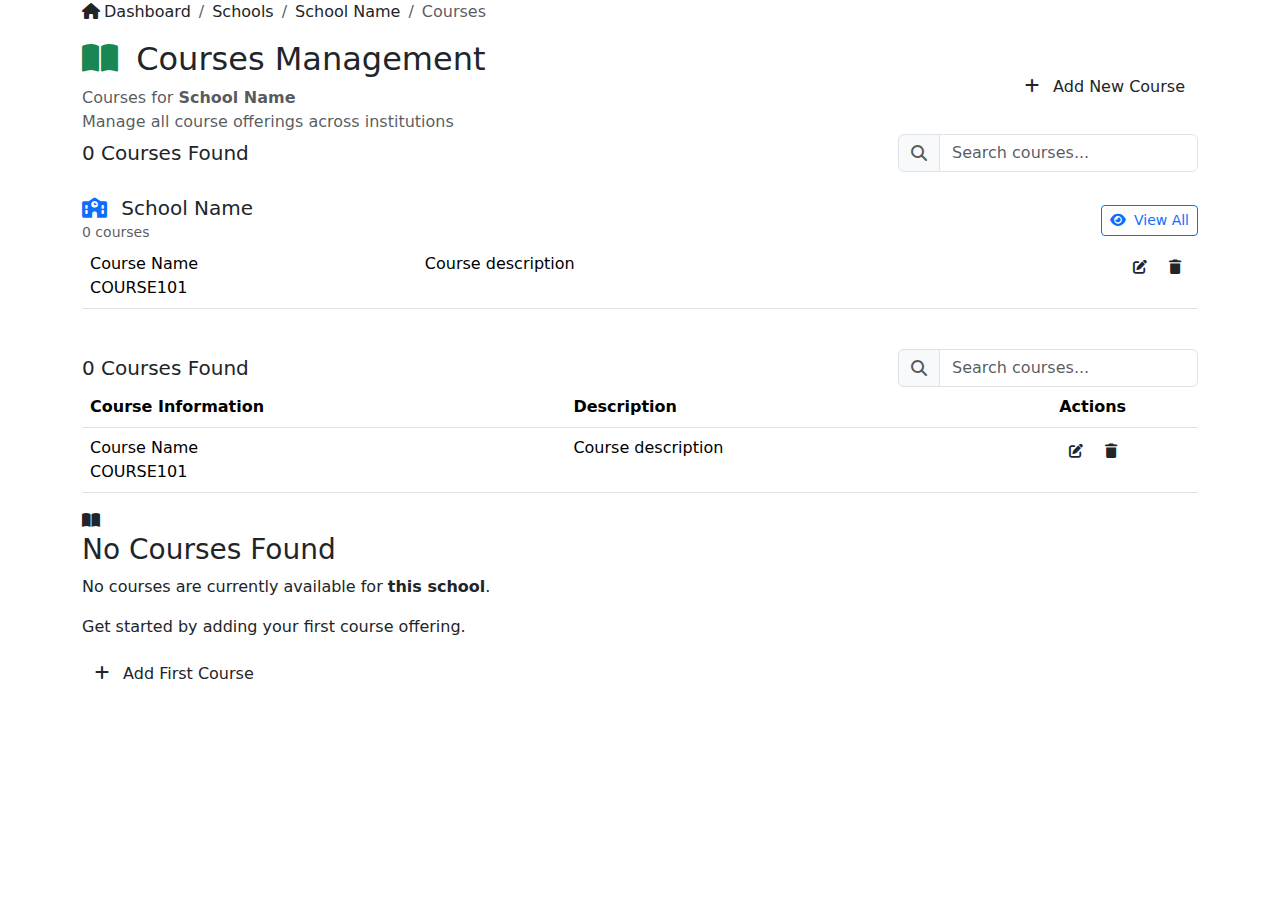
<file: web/src/main/resources/templates/course.html>
<!DOCTYPE html>
<html lang="en" xmlns:th="http://www.thymeleaf.org">
<head>
    <meta charset="UTF-8">
    <meta name="viewport" content="width=device-width, initial-scale=1.0, shrink-to-fit=no">
    <meta http-equiv="X-UA-Compatible" content="ie=edge">

    <title>Courses Management | Course Management System</title>
    
    <!-- Bootstrap CSS -->
    <link href="https://cdn.jsdelivr.net/npm/bootstrap@5.3.0/dist/css/bootstrap.min.css" rel="stylesheet">
    <!-- Font Awesome Icons -->
    <link href="https://cdnjs.cloudflare.com/ajax/libs/font-awesome/6.4.0/css/all.min.css" rel="stylesheet">
    <!-- Google Fonts -->
    <link href="https://fonts.googleapis.com/css2?family=Inter:wght@300;400;500;600;700&display=swap" rel="stylesheet">
    <!-- Main CSS -->
    <link th:href="@{/css/main.css}" rel="stylesheet">
</head>
<body>
    <nav th:insert="fragments/navbar :: navbar"></nav>

    <!-- Page Header -->
    <div class="page-header">
        <div class="container">
            <nav aria-label="breadcrumb" class="breadcrumb-modern">
                <ol class="breadcrumb">
                    <li class="breadcrumb-item">
                        <a th:href="@{/}">
                            <i class="fas fa-home me-1"></i>Dashboard
                        </a>
                    </li>
                    <li class="breadcrumb-item" th:if="${schoolName}">
                        <a th:href="@{/school}">Schools</a>
                    </li>
                    <li class="breadcrumb-item" th:if="${schoolName}">
                        <span th:text="${schoolName}">School Name</span>
                    </li>
                    <li class="breadcrumb-item active" aria-current="page">Courses</li>
                </ol>
</nav>
            <div class="row align-items-center">
                <div class="col-md-6">
                    <h1 class="h2 mb-2">
                        <i class="fas fa-book-open text-success me-2"></i>
                        Courses Management
                    </h1>
                    <p class="text-muted mb-0" th:if="${schoolName}">
                        Courses for <strong th:text="${schoolName}">School Name</strong>
                    </p>
                    <p class="text-muted mb-0" th:unless="${schoolName}">
                        Manage all course offerings across institutions
                    </p>
                </div>
                <div class="col-md-6 text-md-end">
                    <a th:href="@{/course/new}" class="btn btn-primary-modern">
                        <i class="fas fa-plus me-2"></i>
                        Add New Course
                    </a>
                </div>
            </div>
        </div>
    </div>

    <!-- Main Content -->
    <div class="container">
        <!-- Courses by School (when viewing all courses) -->
        <div th:if="${courseList != null and !courseList.isEmpty() and schoolName == null}">
            <!-- Search and Filter Controls -->
            <div class="table-container mb-4">
                <div class="table-header">
                    <div class="row align-items-center">
                        <div class="col-md-6">
                            <h5 class="mb-0">
                                <span th:text="${#lists.size(courseList)}">0</span> Courses Found
                            </h5>
                        </div>
                        <div class="col-md-6 text-md-end">
                            <div class="input-group" style="max-width: 300px; margin-left: auto;">
                                <span class="input-group-text">
                                    <i class="fas fa-search text-muted"></i>
                                </span>
                                <input type="text" class="form-control" placeholder="Search courses..." id="searchInput">
                            </div>
                        </div>
                    </div>
                </div>
            </div>

            <!-- Group courses by school -->
            <div th:each="schoolGroup : ${coursesBySchool}" class="mb-4">
                <div class="table-container">
                    <div class="table-header">
                        <div class="row align-items-center">
                            <div class="col-md-8">
                                <h5 class="mb-0">
                                    <i class="fas fa-school text-primary me-2"></i>
                                    <span th:text="${schoolGroup.key}">School Name</span>
                                </h5>
                                <small class="text-muted">
                                    <span th:text="${#lists.size(schoolGroup.value)}">0</span> courses
                                </small>
                            </div>
                            <div class="col-md-4 text-md-end">
                                <a th:href="@{'/school-details/' + ${schoolGroup.value[0].school.id} + '/courses'}" 
                                   class="btn btn-outline-primary btn-sm">
                                    <i class="fas fa-eye me-1"></i>
                                    View All
                                </a>
                            </div>
                        </div>
                    </div>
                    
                    <div class="table-responsive">
                        <table class="table table-modern">
                            <tbody>
                                <tr th:each="course : ${schoolGroup.value}">
                                    <td style="width: 30%;">
                                        <div class="course-name" th:text="${course.name}">Course Name</div>
                                        <div class="course-info" th:if="${course.code}">
                                            <span class="course-code" th:text="${course.code}">COURSE101</span>
                                        </div>
                                    </td>
                                    <td style="width: 50%;">
                                        <div class="course-info" th:text="${course.description ?: 'No description available'}">
                                            Course description
                                        </div>
                                    </td>
                                    <td style="width: 20%;" class="text-end">
                                        <div class="btn-group-modern d-flex flex-wrap gap-1 justify-content-end">
                                            <a th:href="@{/course/update/{id}(id=${course.id})}" 
                                               class="btn btn-warning-modern btn-sm" title="Edit Course">
                                                <i class="fas fa-edit"></i>
                                            </a>
                                            <a th:href="@{/course/delete/{id}(id=${course.id})}" 
                                               class="btn btn-danger-modern btn-sm" title="Delete Course"
                                               onclick="return confirm('Are you sure you want to delete this course?')">
                                                <i class="fas fa-trash"></i>
                                            </a>
                                        </div>
                                    </td>
                                </tr>
                            </tbody>
                        </table>
                    </div>
                </div>
            </div>
        </div>

        <!-- Regular Courses Table (when viewing school-specific courses) -->
        <div class="table-container" th:if="${courseList != null and !courseList.isEmpty() and schoolName != null}">
            <div class="table-header">
                <div class="row align-items-center">
                    <div class="col-md-6">
                        <h5 class="mb-0">
                            <span th:text="${#lists.size(courseList)}">0</span> Courses Found
                        </h5>
                    </div>
                    <div class="col-md-6 text-md-end">
                        <div class="input-group" style="max-width: 300px; margin-left: auto;">
                            <span class="input-group-text">
                                <i class="fas fa-search text-muted"></i>
                            </span>
                            <input type="text" class="form-control" placeholder="Search courses..." id="searchInput">
                        </div>
                    </div>
                </div>
            </div>
            
            <div class="table-responsive">
                <table class="table table-modern" id="coursesTable">
        <thead>
        <tr>
                            <th>Course Information</th>
            <th>Description</th>
                            <th class="text-center">Actions</th>
        </tr>
        </thead>
        <tbody>
                        <tr th:each="course : ${courseList}">
                            <td>
                                <div class="course-name" th:text="${course.name}">Course Name</div>
                                <div class="course-info" th:if="${course.code}">
                                    <span class="course-code" th:text="${course.code}">COURSE101</span>
                                </div>
                            </td>
                            <td>
                                <div class="course-info" th:text="${course.description ?: 'No description available'}">
                                    Course description
                                </div>
                            </td>
                            <td>
                                <div class="btn-group-modern d-flex flex-wrap gap-1 justify-content-center">
                                    <a th:href="@{/course/update/{id}(id=${course.id})}" 
                                       class="btn btn-warning-modern btn-sm" title="Edit Course">
                                        <i class="fas fa-edit"></i>
                                    </a>
                                    <a th:href="@{/course/delete/{id}(id=${course.id})}" 
                                       class="btn btn-danger-modern btn-sm" title="Delete Course"
                                       onclick="return confirm('Are you sure you want to delete this course?')">
                                        <i class="fas fa-trash"></i>
                                    </a>
                                </div>
            </td>
        </tr>
        </tbody>
    </table>
            </div>
        </div>

        <!-- Empty State -->
        <div class="empty-state" th:if="${courseList == null or courseList.isEmpty()}">
            <div class="table-container">
                <i class="fas fa-book-open"></i>
                <h3>No Courses Found</h3>
                <p th:if="${schoolName}">
                    No courses are currently available for <strong th:text="${schoolName}">this school</strong>.
                </p>
                <p th:unless="${schoolName}">
                    Get started by adding your first course offering.
                </p>
                <a th:href="@{/course/new}" class="btn btn-primary-modern">
                    <i class="fas fa-plus me-2"></i>
                    Add First Course
                </a>
            </div>
        </div>
    </div>

    <!-- Bootstrap JS -->
    <script src="https://cdn.jsdelivr.net/npm/bootstrap@5.3.0/dist/js/bootstrap.bundle.min.js"></script>
    <!-- Main JS -->
    <script th:src="@{/js/main.js}"></script>
    <!-- Table Search JS -->
    <script th:src="@{/js/table-search.js}"></script>
</body>
</html>
</file>
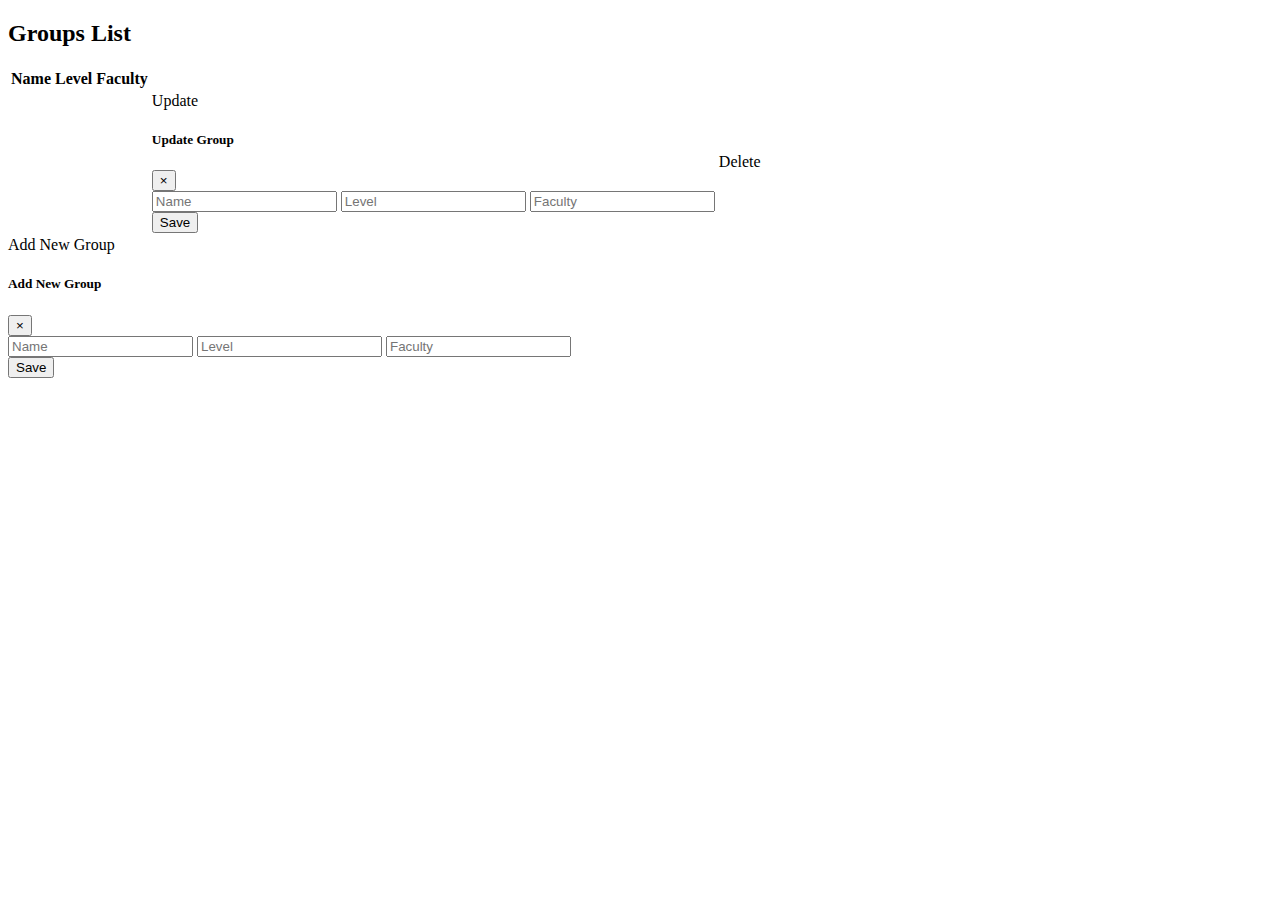
<file: web/src/main/resources/templates/group.html>
<!DOCTYPE html>
<html lang="en" xmlns:th="http://www.thymeleaf.org">
<head>
    <meta charset="UTF-8">
    <meta charset="UTF-8">
    <meta name="viewport" content="width=device-width, initial-scale=1.0, shrink-to-fit=no">
    <meta http-equiv="X-UA-Compatible" content="ie=edge">

    <title>Group</title>
    <link href="https://cdn.jsdelivr.net/npm/bootstrap@5.1.3/dist/css/bootstrap.min.css" rel="stylesheet"
          integrity="sha384-1BmE4kWBq78iYhFldvKuhfTAU6auU8tT94WrHftjDbrCEXSU1oBoqyl2QvZ6jIW3" crossorigin="anonymous">
</head>
<body>
<nav th:insert="fragments/navbar :: navbar">

</nav>
<section class="container col-8">
    <h2 class="text-center">Groups List</h2>
    <table class="table table-striped table-responsive-md">
        <thead>
        <tr>
            <th>Name</th>
            <th>Level</th>
            <th>Faculty</th>
        </tr>
        </thead>
        <tbody>
        <tr th:each="group: ${groupList}">
            <td th:text="${group.name}"></td>
            <td th:text="${group.level}"></td>
            <td th:text="${group.faculty}"></td>
            <td>
                <a class="btn btn-warning" data-bs-toggle="modal"
                   data-bs-target="#updateModal">Update</a>
                <div class="modal fade" id="updateModal" tabindex="-1" role="dialog" aria-labelledby="updateModalLabel"
                     aria-hidden="true">
                    <div class="modal-dialog" role="document">
                        <div class="modal-content">
                            <div class="modal-header">
                                <h5 class="modal-title" id="updateModalLabel">Update Group</h5>
                                <button type="button" class="close" data-bs-dismiss="modal" aria-label="Close">
                                    <span aria-hidden="true">&times;</span>
                                </button>
                            </div>
                            <div class="modal-body">
                                <form action="#" th:action="@{'/group/update/' + ${group.id}}" th:object="${groupDTO}"
                                      th:method="PUT" class="container col-7">

                                    <input name="_method" type="hidden" value="PUT"/>

                                    <input type="text" th:field="*{name}"
                                           placeholder="Name" class="form-control mb-4">

                                    <input type="number" th:field="*{level}"
                                           placeholder="Level" class="form-control mb-4">

                                    <input type="text" th:field="*{faculty}"
                                           placeholder="Faculty" class="form-control mb-4">

                                    <div class="d-flex justify-content-center">
                                        <button type="submit" class="btn btn-success col-3 mx-3"> Save</button>
                                    </div>
                                </form>
                            </div>
                        </div>
                    </div>
                </div>

            </td>
            <td>
                <a th:href="@{/group/delete/{id}(id=${group.id})}" class="btn btn-danger">Delete</a>
            </td>
        </tr>
        </tbody>
    </table>
    <a class="btn btn-info mb-3" data-toggle="modal" data-target="#addModal"> Add New Group </a>

    <div class="modal fade" id="addModal" tabindex="-1" role="dialog" aria-labelledby="addModalLabel"
         aria-hidden="true">
        <div class="modal-dialog" role="document">
            <div class="modal-content">
                <div class="modal-header">
                    <h5 class="modal-title" id="addModalLabel">Add New Group</h5>
                    <button type="button" class="close" data-dismiss="modal" aria-label="Close">
                        <span aria-hidden="true">&times;</span>
                    </button>
                </div>
                <div class="modal-body">
                    <form action="#" th:action="@{/group/save}" th:object="${groupDTO}"
                          method="POST" class="container col-7">
                        <input type="text" th:field="*{name}"
                               placeholder="Name" class="form-control mb-4">

                        <input type="number" th:field="*{level}"
                               placeholder="Level" class="form-control mb-4">

                        <input type="text" th:field="*{faculty}"
                               placeholder="Faculty" class="form-control mb-4">

                        <div class="d-flex justify-content-center">
                            <button type="submit" class="btn btn-success col-3 mx-3"> Save</button>
                        </div>
                    </form>
                </div>
            </div>
        </div>
    </div>
</section>

<script src="https://cdn.jsdelivr.net/npm/bootstrap@5.1.3/dist/js/bootstrap.bundle.min.js"
        integrity="sha384-ka7Sk0Gln4gmtz2MlQnikT1wXgYsOg+OMhuP+IlRH9sENBO0LRn5q+8nbTov4+1p"
        crossorigin="anonymous"></script>
</body>
</html>
</file>
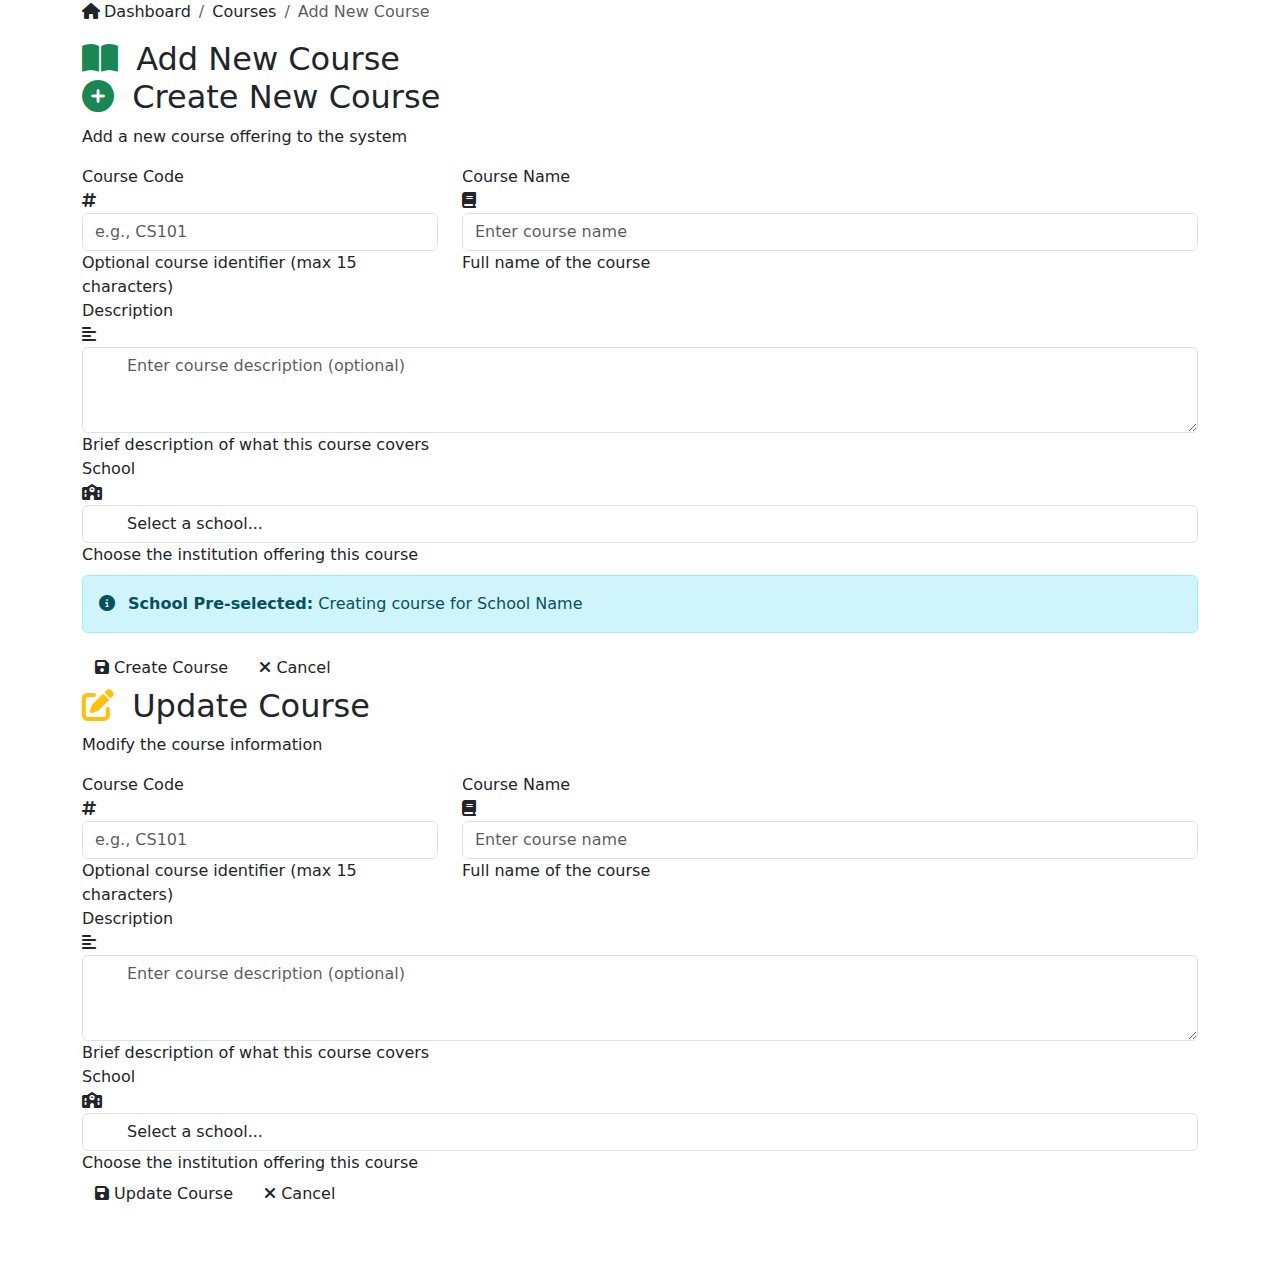
<file: web/src/main/resources/templates/new_course.html>
<!DOCTYPE html>
<html lang="en" xmlns:th="http://www.thymeleaf.org">
<head>
    <meta charset="UTF-8">
    <meta name="viewport" content="width=device-width, initial-scale=1.0, shrink-to-fit=no">
    <meta http-equiv="X-UA-Compatible" content="ie=edge">
    <title>Course Form | Course Management System</title>

    <!-- Bootstrap CSS -->
    <link href="https://cdn.jsdelivr.net/npm/bootstrap@5.3.0/dist/css/bootstrap.min.css" rel="stylesheet">
    <!-- Font Awesome Icons -->
    <link href="https://cdnjs.cloudflare.com/ajax/libs/font-awesome/6.4.0/css/all.min.css" rel="stylesheet">
    <!-- Google Fonts -->
    <link href="https://fonts.googleapis.com/css2?family=Inter:wght@300;400;500;600;700&display=swap" rel="stylesheet">
    <!-- Main CSS -->
    <link th:href="@{/css/main.css}" rel="stylesheet">
</head>
<body>
    <nav th:insert="fragments/navbar :: navbar"></nav>

    <!-- Page Header -->
    <div class="page-header">
        <div class="container">
            <nav aria-label="breadcrumb" class="breadcrumb-modern">
                <ol class="breadcrumb">
                    <li class="breadcrumb-item">
                        <a th:href="@{/}">
                            <i class="fas fa-home me-1"></i>Dashboard
                        </a>
                    </li>
                    <li class="breadcrumb-item">
                        <a th:href="@{/course}">Courses</a>
                    </li>
                    <li class="breadcrumb-item active" aria-current="page" 
                        th:text="${isNew} ? 'Add New Course' : 'Update Course'">
                        Add New Course
                    </li>
                </ol>
            </nav>
            <h1 class="h2 mb-0">
                <i class="fas fa-book-open text-success me-2"></i>
                <span th:text="${isNew} ? 'Add New Course' : 'Update Course'">Add New Course</span>
            </h1>
        </div>
    </div>

    <!-- Main Content -->
    <div class="container mb-5">
        <div class="form-container">
            <div th:switch="${isNew}">
                <!-- Create Form -->
                <div th:case="true">
                    <div class="form-header">
                        <h2>
                            <i class="fas fa-plus-circle text-success me-2"></i>
                            Create New Course
                        </h2>
                        <p>Add a new course offering to the system</p>
                    </div>

                    <form th:action="@{/course/save}" th:object="${courseDTO}" method="POST" novalidate>
                        <div class="row">
                            <div class="col-md-4">
                                <div class="form-group">
                                    <label for="code" class="form-label-modern">Course Code</label>
                                    <div class="input-icon">
                                        <i class="fas fa-hashtag"></i>
                                        <input id="code" type="text" th:field="*{code}" 
                                               class="form-control form-control-modern" 
                                               placeholder="e.g., CS101" maxlength="15">
                                    </div>
                                    <div class="form-help">Optional course identifier (max 15 characters)</div>
                                </div>
                            </div>
                            <div class="col-md-8">
                                <div class="form-group">
                                    <label for="name" class="form-label-modern required-field">Course Name</label>
                                    <div class="input-icon">
                                        <i class="fas fa-book"></i>
                                        <input id="name" type="text" th:field="*{name}" 
                                               class="form-control form-control-modern" 
                                               placeholder="Enter course name" required>
                                    </div>
                                    <div class="form-help">Full name of the course</div>
                                </div>
                            </div>
                        </div>

                        <div class="form-group">
                            <label for="description" class="form-label-modern">Description</label>
                            <div class="input-icon">
                                <i class="fas fa-align-left"></i>
                                <textarea id="description" th:field="*{description}" 
                                         class="form-control form-control-modern" 
                                         placeholder="Enter course description (optional)" 
                                         rows="3" style="padding-left: 2.75rem;"></textarea>
                            </div>
                            <div class="form-help">Brief description of what this course covers</div>
                        </div>

                        <div class="form-group">
                            <label for="school" class="form-label-modern required-field">School</label>
                            <div class="input-icon">
                                <i class="fas fa-school"></i>
                                <select id="school" th:field="*{schoolId}" 
                                        class="form-control form-control-modern" 
                                        style="padding-left: 2.75rem;" required>
                                    <option value="">Select a school...</option>
                                    <option th:each="school : ${schoolList}"
                                            th:value="${school.id}"
                                            th:text="${school.name}">School Name</option>
                                </select>
                            </div>
                            <div class="form-help">Choose the institution offering this course</div>
                            <div th:if="${preSelectedSchoolName}" class="alert alert-info mt-2" role="alert">
                                <i class="fas fa-info-circle me-2"></i>
                                <strong>School Pre-selected:</strong> Creating course for <span th:text="${preSelectedSchoolName}">School Name</span>
                            </div>
                        </div>

                        <div class="form-actions">
                            <button type="submit" class="btn btn-primary-modern">
                                <i class="fas fa-save"></i>
                                Create Course
                            </button>
                            <a th:href="@{/course}" class="btn btn-secondary-modern">
                                <i class="fas fa-times"></i>
                                Cancel
                            </a>
                        </div>
                    </form>
                </div>

                <!-- Update Form -->
                <div th:case="false">
                    <div class="form-header">
                        <h2>
                            <i class="fas fa-edit text-warning me-2"></i>
                            Update Course
                        </h2>
                        <p>Modify the course information</p>
                    </div>

                    <form th:action="@{'/course/update/' + ${courseId}}" th:object="${course}" 
                          th:method="PUT" novalidate>
                        <input name="_method" type="hidden" value="PUT"/>

                        <div class="row">
                            <div class="col-md-4">
                                <div class="form-group">
                                    <label for="codeForUpdate" class="form-label-modern">Course Code</label>
                                    <div class="input-icon">
                                        <i class="fas fa-hashtag"></i>
                                        <input id="codeForUpdate" type="text" th:field="*{code}" 
                                               class="form-control form-control-modern" 
                                               placeholder="e.g., CS101" maxlength="15">
                                    </div>
                                    <div class="form-help">Optional course identifier (max 15 characters)</div>
                                </div>
                            </div>
                            <div class="col-md-8">
                                <div class="form-group">
                                    <label for="nameForUpdate" class="form-label-modern required-field">Course Name</label>
                                    <div class="input-icon">
                                        <i class="fas fa-book"></i>
                                        <input id="nameForUpdate" type="text" th:field="*{name}" 
                                               class="form-control form-control-modern" 
                                               placeholder="Enter course name" required>
                                    </div>
                                    <div class="form-help">Full name of the course</div>
                                </div>
                            </div>
                        </div>

                        <div class="form-group">
                            <label for="descriptionForUpdate" class="form-label-modern">Description</label>
                            <div class="input-icon">
                                <i class="fas fa-align-left"></i>
                                <textarea id="descriptionForUpdate" th:field="*{description}" 
                                         class="form-control form-control-modern" 
                                         placeholder="Enter course description (optional)" 
                                         rows="3" style="padding-left: 2.75rem;"></textarea>
                            </div>
                            <div class="form-help">Brief description of what this course covers</div>
                        </div>

                        <div class="form-group">
                            <label for="schoolForUpdate" class="form-label-modern required-field">School</label>
                            <div class="input-icon">
                                <i class="fas fa-school"></i>
                                <select id="schoolForUpdate" th:field="*{schoolId}" 
                                        class="form-control form-control-modern" 
                                        style="padding-left: 2.75rem;" required>
                                    <option value="">Select a school...</option>
                                    <option th:each="school : ${schoolList}"
                                            th:value="${school.id}"
                                            th:text="${school.name}">School Name</option>
                                </select>
                            </div>
                            <div class="form-help">Choose the institution offering this course</div>
                        </div>

                        <div class="form-actions">
                            <button type="submit" class="btn btn-primary-modern">
                                <i class="fas fa-save"></i>
                                Update Course
                            </button>
                            <a th:href="@{/course}" class="btn btn-secondary-modern">
                                <i class="fas fa-times"></i>
                                Cancel
                            </a>
                        </div>
                    </form>
                </div>
            </div>
        </div>
    </div>

    <!-- Bootstrap JS -->
    <script src="https://cdn.jsdelivr.net/npm/bootstrap@5.3.0/dist/js/bootstrap.bundle.min.js"></script>
    <!-- Main JS -->
    <script th:src="@{/js/main.js}"></script>
</body>
</html>
</file>
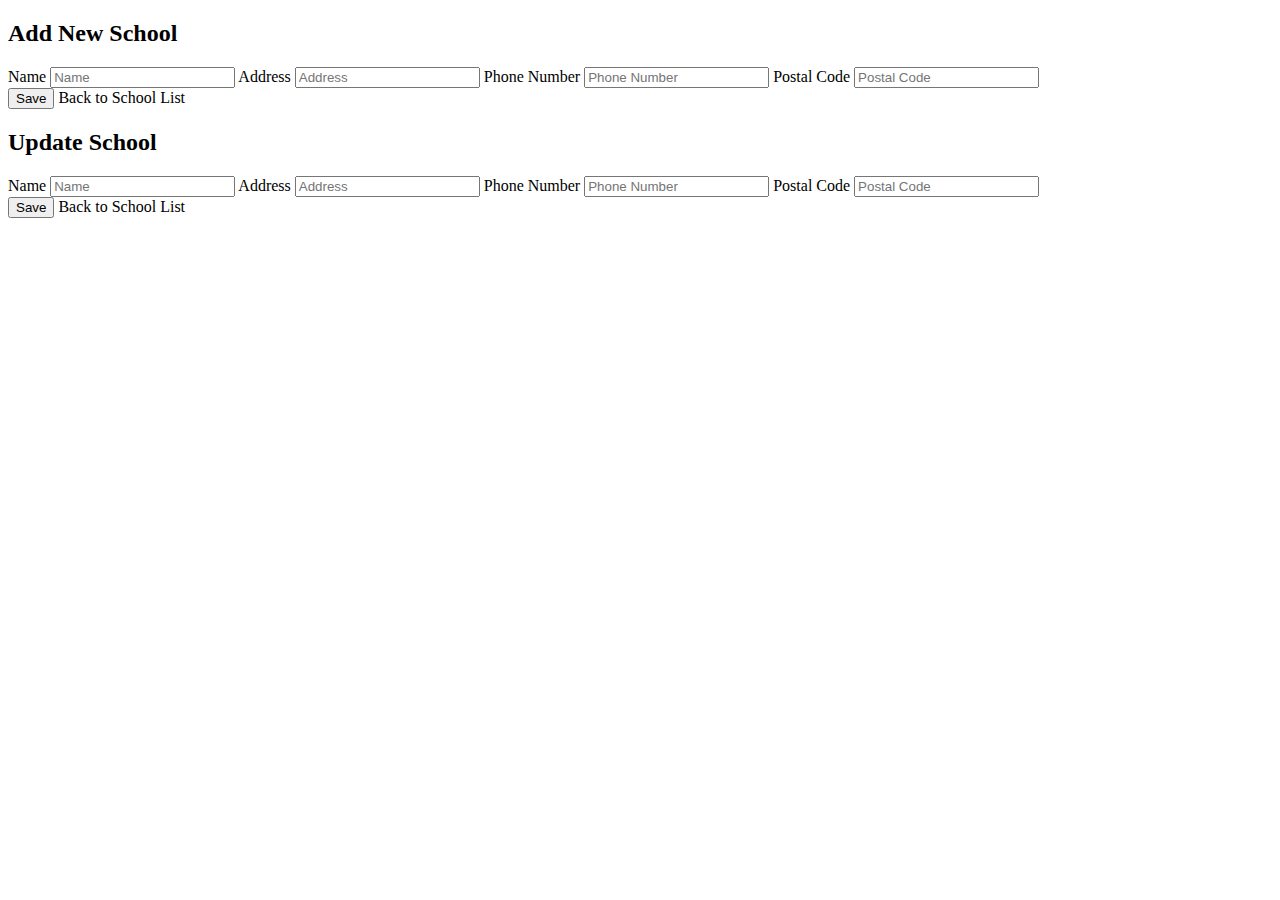
<file: web/src/main/resources/templates/new_school.html>
<!DOCTYPE html>
<html lang="en" xmlns:th="http://www.thymeleaf.org">
<head>
    <meta charset="UTF-8">
    <meta charset="UTF-8">
    <meta name="viewport" content="width=device-width, initial-scale=1.0, shrink-to-fit=no">
    <meta http-equiv="X-UA-Compatible" content="ie=edge">
    <title>New School</title>

    <link href="https://cdn.jsdelivr.net/npm/bootstrap@5.1.3/dist/css/bootstrap.min.css" rel="stylesheet"
          integrity="sha384-1BmE4kWBq78iYhFldvKuhfTAU6auU8tT94WrHftjDbrCEXSU1oBoqyl2QvZ6jIW3" crossorigin="anonymous">

</head>
<body>
<nav th:insert="fragments/navbar :: navbar">

</nav>
<section class="container">
    <div th:switch="${isNew}">
        <div th:case="true">
            <h2 class="text-center mt-3">Add New School</h2>
            <form action="#" th:action="@{/school/save}" th:object="${schoolDTO}"
                  method="POST" class="container col-7">

                <label for="name" class="form-label">Name</label>
                <input id="name" type="text" th:field="*{name}"
                       placeholder="Name" class="form-control mb-4 col-4">

                <label for="address" class="form-label">Address</label>
                <input id="address" type="text" th:field="*{address}"
                       placeholder="Address" class="form-control mb-4 col-4">

                <label for="phoneNumber" class="form-label">Phone Number</label>
                <input id="phoneNumber" type="text" th:field="*{phoneNumber}"
                       placeholder="Phone Number" class="form-control mb-4 col-4">

                <label for="postalCode" class="form-label">Postal Code</label>
                <input id="postalCode" type="text" th:field="*{postalCode}"
                       placeholder="Postal Code" class="form-control mb-4 col-4">

                <div class="d-flex justify-content-center">
                    <button type="submit" class="btn btn-success col-3 mx-3"> Save</button>
                    <a th:href="@{/school}" class="btn btn-warning col-3 mx-3"> Back to School List</a>
                </div>
            </form>
        </div>

        <div th:case="false">
            <h2 class="text-center mt-3">Update School</h2>
            <form action="#" th:action="@{'/school/update/' + ${schoolId}}" th:object="${school}"
                  th:method="PUT" class="container col-7">

                <input name="_method" type="hidden" value="PUT"/>

                <label for="nameForUpdate" class="form-label">Name</label>
                <input id="nameForUpdate" type="text" th:field="*{name}"
                       placeholder="Name" class="form-control mb-4 col-4">

                <label for="addressForUpdate" class="form-label">Address</label>
                <input id="addressForUpdate" type="text" th:field="*{address}"
                       placeholder="Address" class="form-control mb-4 col-4">

                <label for="phoneNumberForUpdate" class="form-label">Phone Number</label>
                <input id="phoneNumberForUpdate" type="text" th:field="*{phoneNumber}"
                       placeholder="Phone Number" class="form-control mb-4 col-4">

                <label for="postalCodeForUpdate" class="form-label">Postal Code</label>
                <input id="postalCodeForUpdate" type="text" th:field="*{postalCode}"
                       placeholder="Postal Code" class="form-control mb-4 col-4">

                <div class="d-flex justify-content-center">
                    <button type="submit" class="btn btn-success col-3 mx-3"> Save</button>
                    <a th:href="@{/school}" class="btn btn-warning col-3 mx-3"> Back to School List</a>
                </div>
            </form>
        </div>
    </div>

</section>
</body>
</html>
</file>
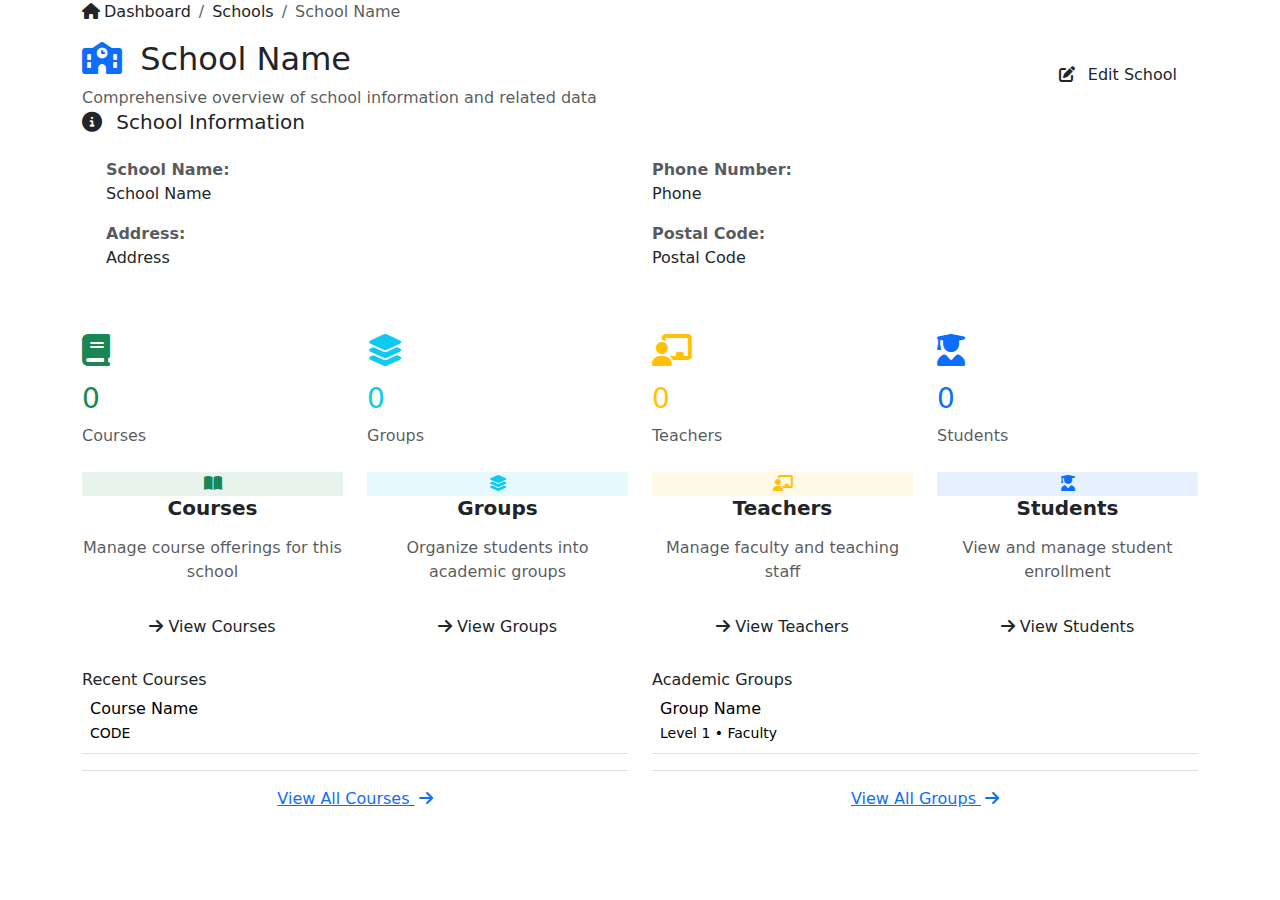
<file: web/src/main/resources/templates/school-details.html>
<!DOCTYPE html>
<html lang="en" xmlns:th="http://www.thymeleaf.org">
<head>
    <meta charset="UTF-8">
    <meta name="viewport" content="width=device-width, initial-scale=1.0, shrink-to-fit=no">
    <meta http-equiv="X-UA-Compatible" content="ie=edge">

    <title th:text="${schoolName + ' - School Details | Course Management System'}">School Details | Course Management System</title>
    
    <!-- Bootstrap CSS -->
    <link href="https://cdn.jsdelivr.net/npm/bootstrap@5.3.0/dist/css/bootstrap.min.css" rel="stylesheet">
    <!-- Font Awesome Icons -->
    <link href="https://cdnjs.cloudflare.com/ajax/libs/font-awesome/6.4.0/css/all.min.css" rel="stylesheet">
    <!-- Google Fonts -->
    <link href="https://fonts.googleapis.com/css2?family=Inter:wght@300;400;500;600;700&display=swap" rel="stylesheet">
    <!-- Main CSS -->
    <link th:href="@{/css/main.css}" rel="stylesheet">
</head>
<body>
    <nav th:insert="fragments/navbar :: navbar"></nav>

    <!-- Page Header -->
    <div class="page-header">
        <div class="container">
            <nav aria-label="breadcrumb" class="breadcrumb-modern">
                <ol class="breadcrumb">
                    <li class="breadcrumb-item">
                        <a th:href="@{/}">
                            <i class="fas fa-home me-1"></i>Dashboard
                        </a>
                    </li>
                    <li class="breadcrumb-item">
                        <a th:href="@{/school}">Schools</a>
                    </li>
                    <li class="breadcrumb-item active" aria-current="page" th:text="${schoolName}">
                        School Name
                    </li>
                </ol>
            </nav>
            <div class="row align-items-center">
                <div class="col-md-8">
                    <h1 class="h2 mb-2">
                        <i class="fas fa-school text-primary me-2"></i>
                        <span th:text="${schoolName}">School Name</span>
                    </h1>
                    <p class="text-muted mb-0">Comprehensive overview of school information and related data</p>
                </div>
                <div class="col-md-4 text-md-end">
                    <a th:href="@{'/school/update/' + ${schoolId}}" class="btn btn-warning-modern me-2">
                        <i class="fas fa-edit me-2"></i>
                        Edit School
                    </a>
                </div>
            </div>
        </div>
    </div>

    <!-- Main Content -->
    <div class="container">
        <!-- School Information Card -->
        <div class="row mb-4">
            <div class="col-12">
                <div class="table-container">
                    <div class="table-header">
                        <h5 class="mb-0">
                            <i class="fas fa-info-circle me-2"></i>
                            School Information
                        </h5>
                    </div>
                    <div class="p-4">
                        <div class="row" th:if="${school}">
                            <div class="col-md-6">
                                <div class="mb-3">
                                    <strong class="text-muted">School Name:</strong>
                                    <div th:text="${school.name}">School Name</div>
                                </div>
                                <div class="mb-3">
                                    <strong class="text-muted">Address:</strong>
                                    <div th:text="${school.address}">Address</div>
                                </div>
                            </div>
                            <div class="col-md-6">
                                <div class="mb-3">
                                    <strong class="text-muted">Phone Number:</strong>
                                    <div th:text="${school.phoneNumber}">Phone</div>
                                </div>
                                <div class="mb-3" th:if="${school.postalCode}">
                                    <strong class="text-muted">Postal Code:</strong>
                                    <div th:text="${school.postalCode}">Postal Code</div>
                                </div>
                            </div>
                        </div>
                    </div>
                </div>
            </div>
        </div>

        <!-- Statistics Cards -->
        <div class="row g-4 mb-4">
            <div class="col-md-3">
                <div class="stats-card">
                    <i class="fas fa-book text-success mb-3" style="font-size: 2rem;"></i>
                    <h3 class="stats-number text-success" th:text="${#lists.size(courseList)}">0</h3>
                    <p class="text-muted mb-0">Courses</p>
                </div>
            </div>
            <div class="col-md-3">
                <div class="stats-card">
                    <i class="fas fa-layer-group text-info mb-3" style="font-size: 2rem;"></i>
                    <h3 class="stats-number text-info" th:text="${#lists.size(groupList)}">0</h3>
                    <p class="text-muted mb-0">Groups</p>
                </div>
            </div>
            <div class="col-md-3">
                <div class="stats-card">
                    <i class="fas fa-chalkboard-teacher text-warning mb-3" style="font-size: 2rem;"></i>
                    <h3 class="stats-number text-warning" th:text="${#lists.size(teacherList)}">0</h3>
                    <p class="text-muted mb-0">Teachers</p>
                </div>
            </div>
            <div class="col-md-3">
                <div class="stats-card">
                    <i class="fas fa-user-graduate text-primary mb-3" style="font-size: 2rem;"></i>
                    <h3 class="stats-number text-primary" th:text="${#lists.size(studentList)}">0</h3>
                    <p class="text-muted mb-0">Students</p>
                </div>
            </div>
        </div>

        <!-- Quick Actions -->
        <div class="row g-4 mb-4">
            <div class="col-lg-3 col-md-6">
                <div class="feature-card text-center">
                    <div class="feature-icon bg-success bg-opacity-10 text-success mx-auto">
                        <i class="fas fa-book-open"></i>
                    </div>
                    <h5 class="fw-semibold mb-3">Courses</h5>
                    <p class="text-muted mb-4">Manage course offerings for this school</p>
                    <a th:href="@{'/school-details/' + ${schoolId} + '/courses'}" class="btn btn-primary-modern">
                        <i class="fas fa-arrow-right"></i>
                        View Courses
                    </a>
                </div>
            </div>

            <div class="col-lg-3 col-md-6">
                <div class="feature-card text-center">
                    <div class="feature-icon bg-info bg-opacity-10 text-info mx-auto">
                        <i class="fas fa-layer-group"></i>
                    </div>
                    <h5 class="fw-semibold mb-3">Groups</h5>
                    <p class="text-muted mb-4">Organize students into academic groups</p>
                    <a th:href="@{'/school-details/' + ${schoolId} + '/groups'}" class="btn btn-primary-modern">
                        <i class="fas fa-arrow-right"></i>
                        View Groups
                    </a>
                </div>
            </div>

            <div class="col-lg-3 col-md-6">
                <div class="feature-card text-center">
                    <div class="feature-icon bg-warning bg-opacity-10 text-warning mx-auto">
                        <i class="fas fa-chalkboard-teacher"></i>
                    </div>
                    <h5 class="fw-semibold mb-3">Teachers</h5>
                    <p class="text-muted mb-4">Manage faculty and teaching staff</p>
                    <a th:href="@{'/school-details/' + ${schoolId} + '/teachers'}" class="btn btn-primary-modern">
                        <i class="fas fa-arrow-right"></i>
                        View Teachers
                    </a>
                </div>
            </div>

            <div class="col-lg-3 col-md-6">
                <div class="feature-card text-center">
                    <div class="feature-icon bg-primary bg-opacity-10 text-primary mx-auto">
                        <i class="fas fa-user-graduate"></i>
                    </div>
                    <h5 class="fw-semibold mb-3">Students</h5>
                    <p class="text-muted mb-4">View and manage student enrollment</p>
                    <a th:href="@{'/school-details/' + ${schoolId} + '/students'}" class="btn btn-primary-modern">
                        <i class="fas fa-arrow-right"></i>
                        View Students
                    </a>
                </div>
            </div>
        </div>

        <!-- Recent Activity or Summary Tables (Optional) -->
        <div class="row">
            <div class="col-lg-6" th:if="${courseList != null and !courseList.isEmpty()}">
                <div class="table-container mb-4">
                    <div class="table-header">
                        <h6 class="mb-0">Recent Courses</h6>
                    </div>
                    <div class="table-responsive">
                        <table class="table table-modern">
                            <tbody>
                                <tr th:each="course, iterStat : ${courseList}" th:if="${iterStat.index < 5}">
                                    <td>
                                        <div class="course-name" th:text="${course.name}">Course Name</div>
                                        <small class="course-info" th:if="${course.code}" th:text="${course.code}">CODE</small>
                                    </td>
                                </tr>
                            </tbody>
                        </table>
                    </div>
                    <div class="p-3 border-top text-center">
                        <a th:href="@{'/school-details/' + ${schoolId} + '/courses'}" class="text-primary">
                            View All Courses <i class="fas fa-arrow-right ms-1"></i>
                        </a>
                    </div>
                </div>
            </div>

            <div class="col-lg-6" th:if="${groupList != null and !groupList.isEmpty()}">
                <div class="table-container mb-4">
                    <div class="table-header">
                        <h6 class="mb-0">Academic Groups</h6>
                    </div>
                    <div class="table-responsive">
                        <table class="table table-modern">
                            <tbody>
                                <tr th:each="group, iterStat : ${groupList}" th:if="${iterStat.index < 5}">
                                    <td>
                                        <div class="course-name" th:text="${group.name}">Group Name</div>
                                        <small class="course-info">
                                            Level <span th:text="${group.level}">1</span> • 
                                            <span th:text="${group.faculty}">Faculty</span>
                                        </small>
                                    </td>
                                </tr>
                            </tbody>
                        </table>
                    </div>
                    <div class="p-3 border-top text-center">
                        <a th:href="@{'/school-details/' + ${schoolId} + '/groups'}" class="text-primary">
                            View All Groups <i class="fas fa-arrow-right ms-1"></i>
                        </a>
                    </div>
                </div>
            </div>
        </div>
    </div>

    <!-- Bootstrap JS -->
    <script src="https://cdn.jsdelivr.net/npm/bootstrap@5.3.0/dist/js/bootstrap.bundle.min.js"></script>
    <!-- Main JS -->
    <script th:src="@{/js/main.js}"></script>
</body>
</html>
</file>
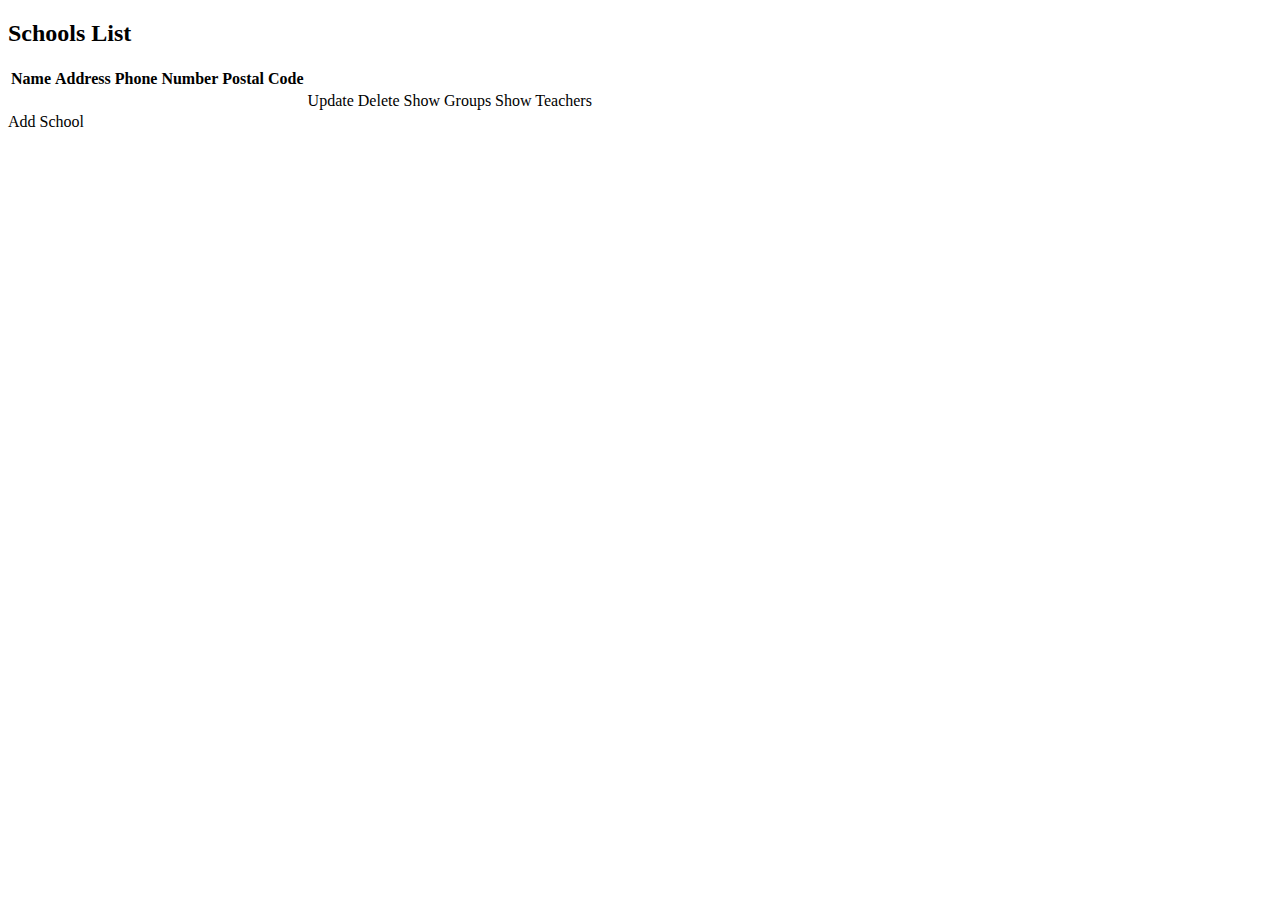
<file: web/src/main/resources/templates/school.html>
<!DOCTYPE html>
<html lang="en" xmlns:th="http://www.thymeleaf.org">
<head>
    <meta charset="UTF-8">
    <meta charset="UTF-8">
    <meta name="viewport" content="width=device-width, initial-scale=1.0, shrink-to-fit=no">
    <meta http-equiv="X-UA-Compatible" content="ie=edge">

    <title>School</title>
    <link href="https://cdn.jsdelivr.net/npm/bootstrap@5.1.3/dist/css/bootstrap.min.css" rel="stylesheet"
          integrity="sha384-1BmE4kWBq78iYhFldvKuhfTAU6auU8tT94WrHftjDbrCEXSU1oBoqyl2QvZ6jIW3" crossorigin="anonymous">
</head>
<body>
<nav th:insert="fragments/navbar :: navbar">

</nav>
<section class="container col-8">
    <h2 class="text-center">Schools List</h2>
    <table class="table table-striped table-responsive-md">
        <thead>
        <tr>
            <th>Name</th>
            <th>Address</th>
            <th>Phone Number</th>
            <th>Postal Code</th>
        </tr>
        </thead>
        <tbody>
        <tr th:each="school: ${schoolList}">
            <td th:text="${school.name}"></td>
            <td th:text="${school.address}"></td>
            <td th:text="${school.phoneNumber}"></td>
            <td th:text="${school.postalCode}"></td>
            <td>
                <a th:href="@{/school/update/{id}(id=${school.id})}" class="btn btn-warning">Update</a>
                <a th:href="@{/school/delete/{id}(id=${school.id})}" class="btn btn-danger">Delete</a>
                <a th:href="@{'/group?schoolId='+${school.id}}" class="btn btn-info">Show Groups</a>
                <a th:href="@{'/teacher?schoolId='+${school.id}}" class="btn btn-outline-dark">Show Teachers</a>
            </td>
        </tr>
        </tbody>
    </table>
    <a th:href="@{/school/new}" class="btn btn-info mb-3"> Add School </a>
</section>

<script src="https://cdn.jsdelivr.net/npm/bootstrap@5.1.3/dist/js/bootstrap.bundle.min.js"
        integrity="sha384-ka7Sk0Gln4gmtz2MlQnikT1wXgYsOg+OMhuP+IlRH9sENBO0LRn5q+8nbTov4+1p"
        crossorigin="anonymous"></script>
</body>
</html>
</file>
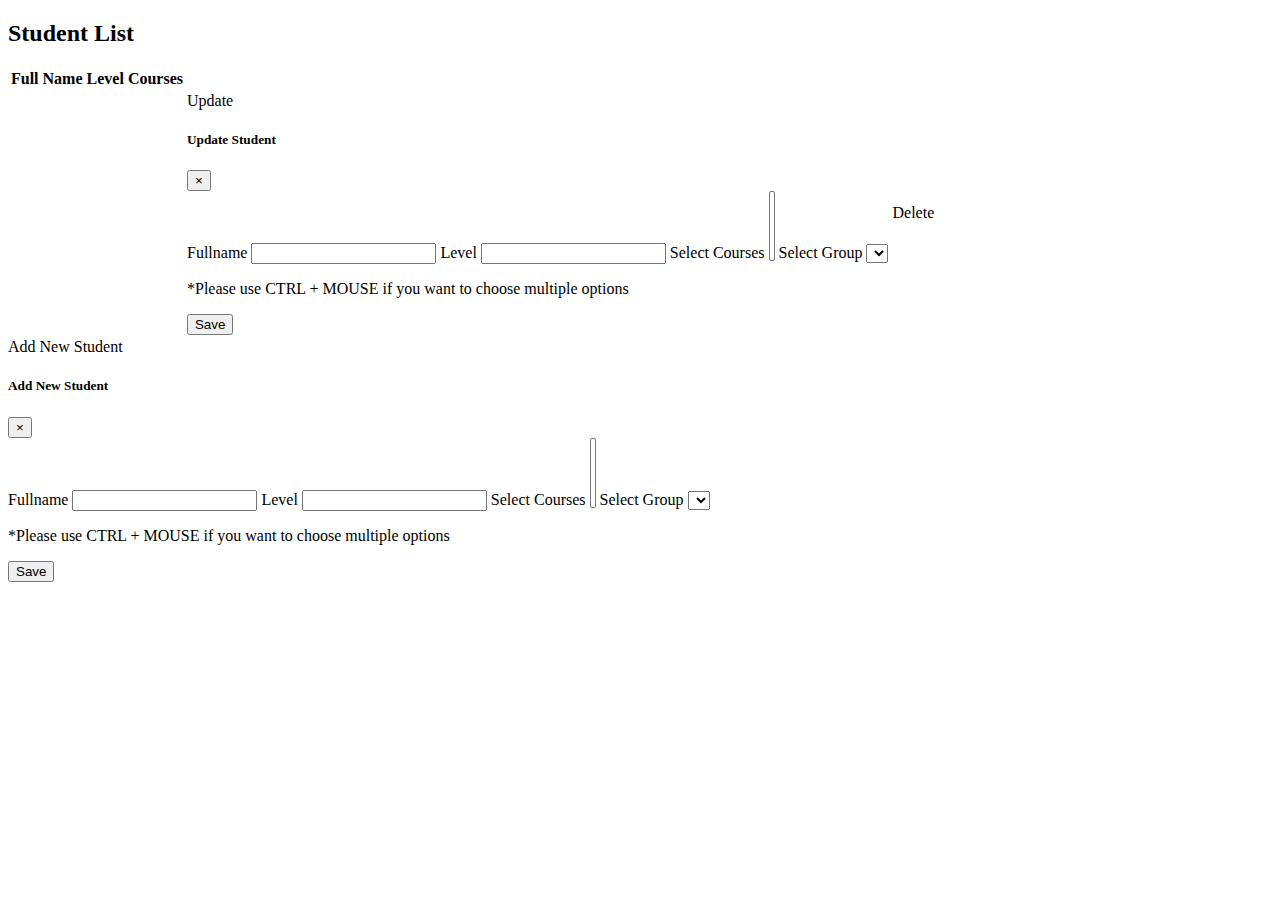
<file: web/src/main/resources/templates/student.html>
<!DOCTYPE html>
<html lang="en" xmlns:th="http://www.thymeleaf.org">
<head>
    <meta charset="UTF-8">
    <meta charset="UTF-8">
    <meta name="viewport" content="width=device-width, initial-scale=1.0, shrink-to-fit=no">
    <meta http-equiv="X-UA-Compatible" content="ie=edge">

    <title>Student</title>
    <link href="https://cdn.jsdelivr.net/npm/bootstrap@5.1.3/dist/css/bootstrap.min.css" rel="stylesheet"
          integrity="sha384-1BmE4kWBq78iYhFldvKuhfTAU6auU8tT94WrHftjDbrCEXSU1oBoqyl2QvZ6jIW3" crossorigin="anonymous">

</head>
<body>
<nav th:insert="fragments/navbar :: navbar">

</nav>
<section class="container col-8">
    <h2 class="text-center">Student List</h2>
    <table class="table table-striped table-responsive-md">
        <thead>
        <tr>
            <th>Full Name</th>
            <th>Level</th>
            <th>Courses</th>
        </tr>
        </thead>
        <tbody>
        <tr th:each="student: ${studentList}">
            <td th:text="${student.fullName}"></td>
            <td th:text="${student.level}"></td>
            <td th:each="course: ${student.courses}">
                <p th:text="${course.name}"></p>
            </td>

            <td>
                <a class="btn btn-warning" data-bs-toggle="modal"
                   data-bs-target="#updateModal">Update</a>
                <div class="modal fade" id="updateModal" tabindex="-1" role="dialog" aria-labelledby="updateModalLabel"
                     aria-hidden="true">
                    <div class="modal-dialog" role="document">
                        <div class="modal-content">
                            <div class="modal-header">
                                <h5 class="modal-title" id="updateModalLabel">Update Student</h5>
                                <button type="button" class="close" data-bs-dismiss="modal" aria-label="Close">
                                    <span aria-hidden="true">&times;</span>
                                </button>
                            </div>
                            <div class="modal-body">
                                <form action="#" th:action="@{'/student/update/' + ${student.id}}"
                                      th:object="${studentDTO}"
                                      th:method="PUT" class="container col-7">

                                    <input name="_method" type="hidden" value="PUT"/>

                                    <label class="form-label" for="fullName">Fullname</label>
                                    <input id="fullName" type="text" th:field="*{fullName}"
                                           class="form-control mb-4">

                                    <label class="form-label" for="level">Level</label>
                                    <input id="level" type="number" th:field="*{level}"
                                           class="form-control mb-4">

                                    <label class="form-label" for="courseList">Select Courses</label>
                                    <select id="courseList" th:field="*{courses}" multiple="multiple"
                                            class="form-control mb-4">
                                        <option th:each="course : ${courseList}"
                                                th:value="${course.id}"
                                                th:text="${course.name}">
                                            <!--                                                th:field="*{courses}"-->
                                    </select>

                                    <label class="form-label" for="group">Select Group</label>
                                    <select id="group" th:field="*{groupId}" class="form-select form-control mb-4">
                                        <option th:each="group : ${groupList}"
                                                th:value="${group.id}"
                                                th:text="${group.name}"/>
                                    </select>

                                    <p class="text-sm-center text-danger">*Please use CTRL + MOUSE if you want to choose
                                        multiple options</p>

                                    <div class="d-flex justify-content-center">
                                        <button type="submit" class="btn btn-success col-3 mx-3"> Save</button>
                                    </div>
                                </form>
                            </div>
                        </div>
                    </div>
                </div>
            </td>

            <td>
                <a th:href="@{/student/delete/{id}(id=${student.id})}" class="btn btn-danger">Delete</a>
            </td>
        </tr>

        </tbody>
    </table>

    <a class="btn btn-info mb-3" data-bs-toggle="modal"
       data-bs-target="#addModal">Add New Student</a>
    <div class="modal fade" id="addModal" tabindex="-1" role="dialog" aria-labelledby="addModalLabel"
         aria-hidden="true">
        <div class="modal-dialog" role="document">
            <div class="modal-content">
                <div class="modal-header">
                    <h5 class="modal-title" id="addModalLabel">Add New Student</h5>
                    <button type="button" class="close" data-bs-dismiss="modal" aria-label="Close">
                        <span aria-hidden="true">&times;</span>
                    </button>
                </div>
                <div class="modal-body">
                    <form action="#" th:action="@{/student/save/}"
                          th:object="${studentDTO}"
                          method="POST" class="container col-7">

                        <label class="form-label" for="fullNameForSave">Fullname</label>
                        <input id="fullNameForSave" type="text" th:field="*{fullName}"
                               class="form-control mb-4">

                        <label class="form-label" for="levelForSave">Level</label>
                        <input id="levelForSave" type="number" th:field="*{level}"
                               class="form-control mb-4">

                        <label class="form-label" for="courseListForSave">Select Courses</label>
                        <select id="courseListForSave" th:field="*{courses}" multiple="multiple"
                                class="form-control mb-4">
                            <option th:each="course : ${courseList}"
                                    th:value="${course.id}"
                                    th:text="${course.name}">
                                <!--                                                th:field="*{courses}"-->
                        </select>

                        <label class="form-label" for="groupForSave">Select Group</label>
                        <select id="groupForSave" th:field="*{groupId}" class="form-select form-control mb-4">
                            <option th:each="group : ${groupList}"
                                    th:value="${group.id}"
                                    th:text="${group.name}"/>
                        </select>

                        <p class="text-sm-center text-danger">*Please use CTRL + MOUSE if you want to choose
                            multiple
                            options</p>

                        <div class="d-flex justify-content-center">
                            <button type="submit" class="btn btn-success col-3 mx-3"> Save</button>
                        </div>
                    </form>
                </div>
            </div>
        </div>
    </div>

</section>

<script src="https://cdn.jsdelivr.net/npm/bootstrap@5.1.3/dist/js/bootstrap.bundle.min.js"
        integrity="sha384-ka7Sk0Gln4gmtz2MlQnikT1wXgYsOg+OMhuP+IlRH9sENBO0LRn5q+8nbTov4+1p"
        crossorigin="anonymous"></script>
</body>
</html>
</file>
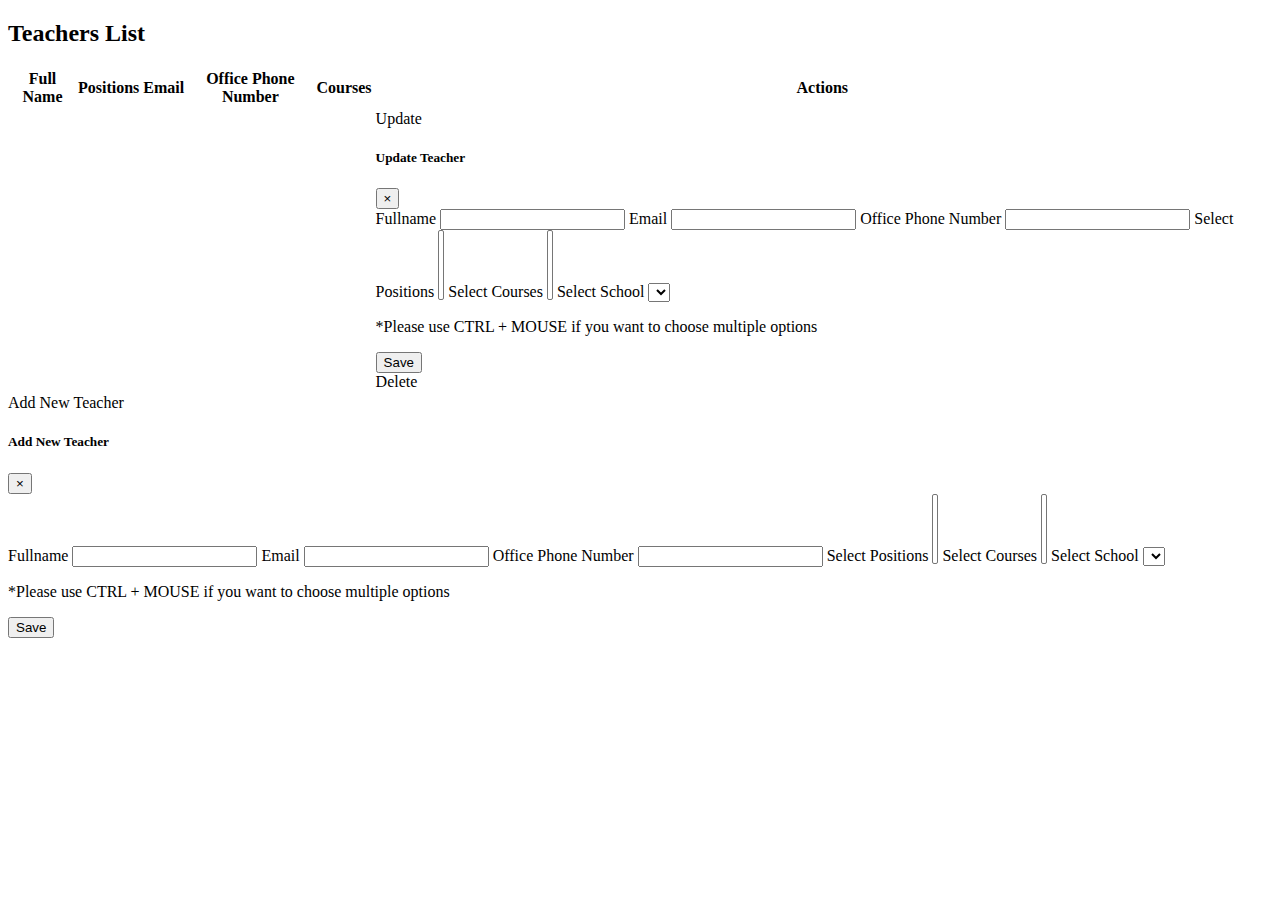
<file: web/src/main/resources/templates/teacher.html>
<!DOCTYPE html>
<html lang="en" xmlns:th="http://www.thymeleaf.org">
<head>
    <meta charset="UTF-8">
    <meta charset="UTF-8">
    <meta name="viewport" content="width=device-width, initial-scale=1.0, shrink-to-fit=no">
    <meta http-equiv="X-UA-Compatible" content="ie=edge">

    <title>Teacher</title>
    <link href="https://cdn.jsdelivr.net/npm/bootstrap@5.1.3/dist/css/bootstrap.min.css" rel="stylesheet"
          integrity="sha384-1BmE4kWBq78iYhFldvKuhfTAU6auU8tT94WrHftjDbrCEXSU1oBoqyl2QvZ6jIW3" crossorigin="anonymous">

</head>
<body>
<nav th:insert="fragments/navbar :: navbar">

</nav>
<section class="container col-8">
    <h2 class="text-center">Teachers List</h2>
    <table class="table table-striped table-responsive-md">
        <thead>
        <tr>
            <th>Full Name</th>
            <th>Positions</th>
            <th>Email</th>
            <th>Office Phone Number</th>
            <th>Courses</th>
            <th>Actions</th>
        </tr>
        </thead>
        <tbody>
        <tr th:each="teacher: ${teacherList}">
            <td th:text="${teacher.fullName}"></td>
            <td>
                <p th:each="position: ${teacher.positions}">
                    <span th:text="${position}"></span>
                </p>
            </td>
            <td th:text="${teacher.email}"></td>
            <td th:text="${teacher.officePhoneNumber}"></td>
            <td>
                <p th:each="course: ${teacher.courses}">
                    <span th:text="${course.name}"></span>
                </p>
            </td>

            <td>
                <a class="btn btn-warning" data-bs-toggle="modal"
                   data-bs-target="#updateModal">Update</a>
                <div class="modal fade" id="updateModal" tabindex="-1" role="dialog" aria-labelledby="updateModalLabel"
                     aria-hidden="true">
                    <div class="modal-dialog" role="document">
                        <div class="modal-content">
                            <div class="modal-header">
                                <h5 class="modal-title" id="updateModalLabel">Update Teacher</h5>
                                <button type="button" class="close" data-bs-dismiss="modal" aria-label="Close">
                                    <span aria-hidden="true">&times;</span>
                                </button>
                            </div>
                            <div class="modal-body">
                                <form action="#" th:action="@{'/teacher/update/' + ${teacher.id}}"
                                      th:object="${teacherDTO}"
                                      th:method="PUT" class="container col-7">

                                    <input name="_method" type="hidden" value="PUT"/>

                                    <label class="form-label" for="fullName">Fullname</label>
                                    <input id="fullName" type="text" th:field="*{fullName}"
                                           class="form-control mb-4">

                                    <label class="form-label" for="email">Email</label>
                                    <input id="email" type="text" th:field="*{email}"
                                           class="form-control mb-4">

                                    <label class="form-label" for="officePhoneNumber">Office Phone Number</label>
                                    <input id="officePhoneNumber" type="text" th:field="*{officePhoneNumber}"
                                           class="form-control mb-4">

                                    <label class="form-label" for="positions">Select Positions</label>
                                    <select id="positions" th:field="*{positions}" multiple="multiple"
                                            class="form-control mb-4">
                                        <option th:each="position : ${positionsList}"
                                                th:value="${position}"
                                                th:text="${position}">
                                            <!--                                                th:field="*{positions}"-->
                                    </select>

                                    <label class="form-label" for="courseList">Select Courses</label>
                                    <select id="courseList" th:field="*{courses}" multiple="multiple"
                                            class="form-control mb-4">
                                        <option th:each="course : ${courseList}"
                                                th:value="${course.id}"
                                                th:text="${course.name}">
                                            <!--                                                th:field="*{courses}"-->
                                    </select>

                                    <label class="form-label" for="school">Select School</label>
                                    <select id="school" th:field="*{schoolId}" class="form-select form-control mb-4">
                                        <option th:each="school : ${schoolList}"
                                                th:value="${school.id}"
                                                th:text="${school.name}"/>
                                    </select>

                                    <p class="text-sm-center text-danger">*Please use CTRL + MOUSE if you want to choose
                                        multiple options</p>

                                    <div class="d-flex justify-content-center">
                                        <button type="submit" class="btn btn-success col-3 mx-3"> Save</button>
                                    </div>
                                </form>
                            </div>
                        </div>
                    </div>
                </div>

                <a th:href="@{/teacher/delete/{id}(id=${teacher.id})}" class="btn btn-danger">Delete</a>
            </td>
        </tr>

        </tbody>
    </table>

    <a class="btn btn-info mb-3" data-bs-toggle="modal"
       data-bs-target="#addModal">Add New Teacher</a>
    <div class="modal fade" id="addModal" tabindex="-1" role="dialog" aria-labelledby="addModalLabel"
         aria-hidden="true">
        <div class="modal-dialog" role="document">
            <div class="modal-content">
                <div class="modal-header">
                    <h5 class="modal-title" id="addModalLabel">Add New Teacher</h5>
                    <button type="button" class="close" data-bs-dismiss="modal" aria-label="Close">
                        <span aria-hidden="true">&times;</span>
                    </button>
                </div>
                <div class="modal-body">
                    <form action="#" th:action="@{/teacher/save/}"
                          th:object="${teacherDTO}"
                          method="POST" class="container col-7">

                        <label class="form-label" for="fullNameForSave">Fullname</label>
                        <input id="fullNameForSave" type="text" th:field="*{fullName}"
                               class="form-control mb-4">

                        <label class="form-label" for="emailForSave">Email</label>
                        <input id="emailForSave" type="text" th:field="*{email}"
                               class="form-control mb-4">

                        <label class="form-label" for="officePhoneNumberForSave">Office Phone Number</label>
                        <input id="officePhoneNumberForSave" type="text" th:field="*{officePhoneNumber}"
                               class="form-control mb-4">

                        <label class="form-label" for="positionsForSave">Select Positions</label>
                        <select id="positionsForSave" th:field="*{positions}" multiple="multiple"
                                class="form-control mb-4">
                            <option th:each="position : ${positionsList}"
                                    th:value="${position}"
                                    th:text="${position}">
                                <!--                                                th:field="*{positions}"-->
                        </select>

                        <label class="form-label" for="courseListForSave">Select Courses</label>
                        <select id="courseListForSave" th:field="*{courses}" multiple="multiple"
                                class="form-control mb-4">
                            <option th:each="course : ${courseList}"
                                    th:value="${course.id}"
                                    th:text="${course.name}">
                                <!--                                                th:field="*{courses}"-->
                        </select>

                        <label class="form-label" for="schoolForSave">Select School</label>
                        <select id="schoolForSave" th:field="*{schoolId}" class="form-select form-control mb-4">
                            <option th:each="school : ${schoolList}"
                                    th:value="${school.id}"
                                    th:text="${school.name}"/>
                        </select>

                        <p class="text-sm-center text-danger">*Please use CTRL + MOUSE if you want to choose
                            multiple
                            options</p>

                        <div class="d-flex justify-content-center">
                            <button type="submit" class="btn btn-success col-3 mx-3"> Save</button>
                        </div>
                    </form>
                </div>
            </div>
        </div>
    </div>

</section>

<script src="https://cdn.jsdelivr.net/npm/bootstrap@5.1.3/dist/js/bootstrap.bundle.min.js"
        integrity="sha384-ka7Sk0Gln4gmtz2MlQnikT1wXgYsOg+OMhuP+IlRH9sENBO0LRn5q+8nbTov4+1p"
        crossorigin="anonymous"></script>
</body>
</html>
</file>
